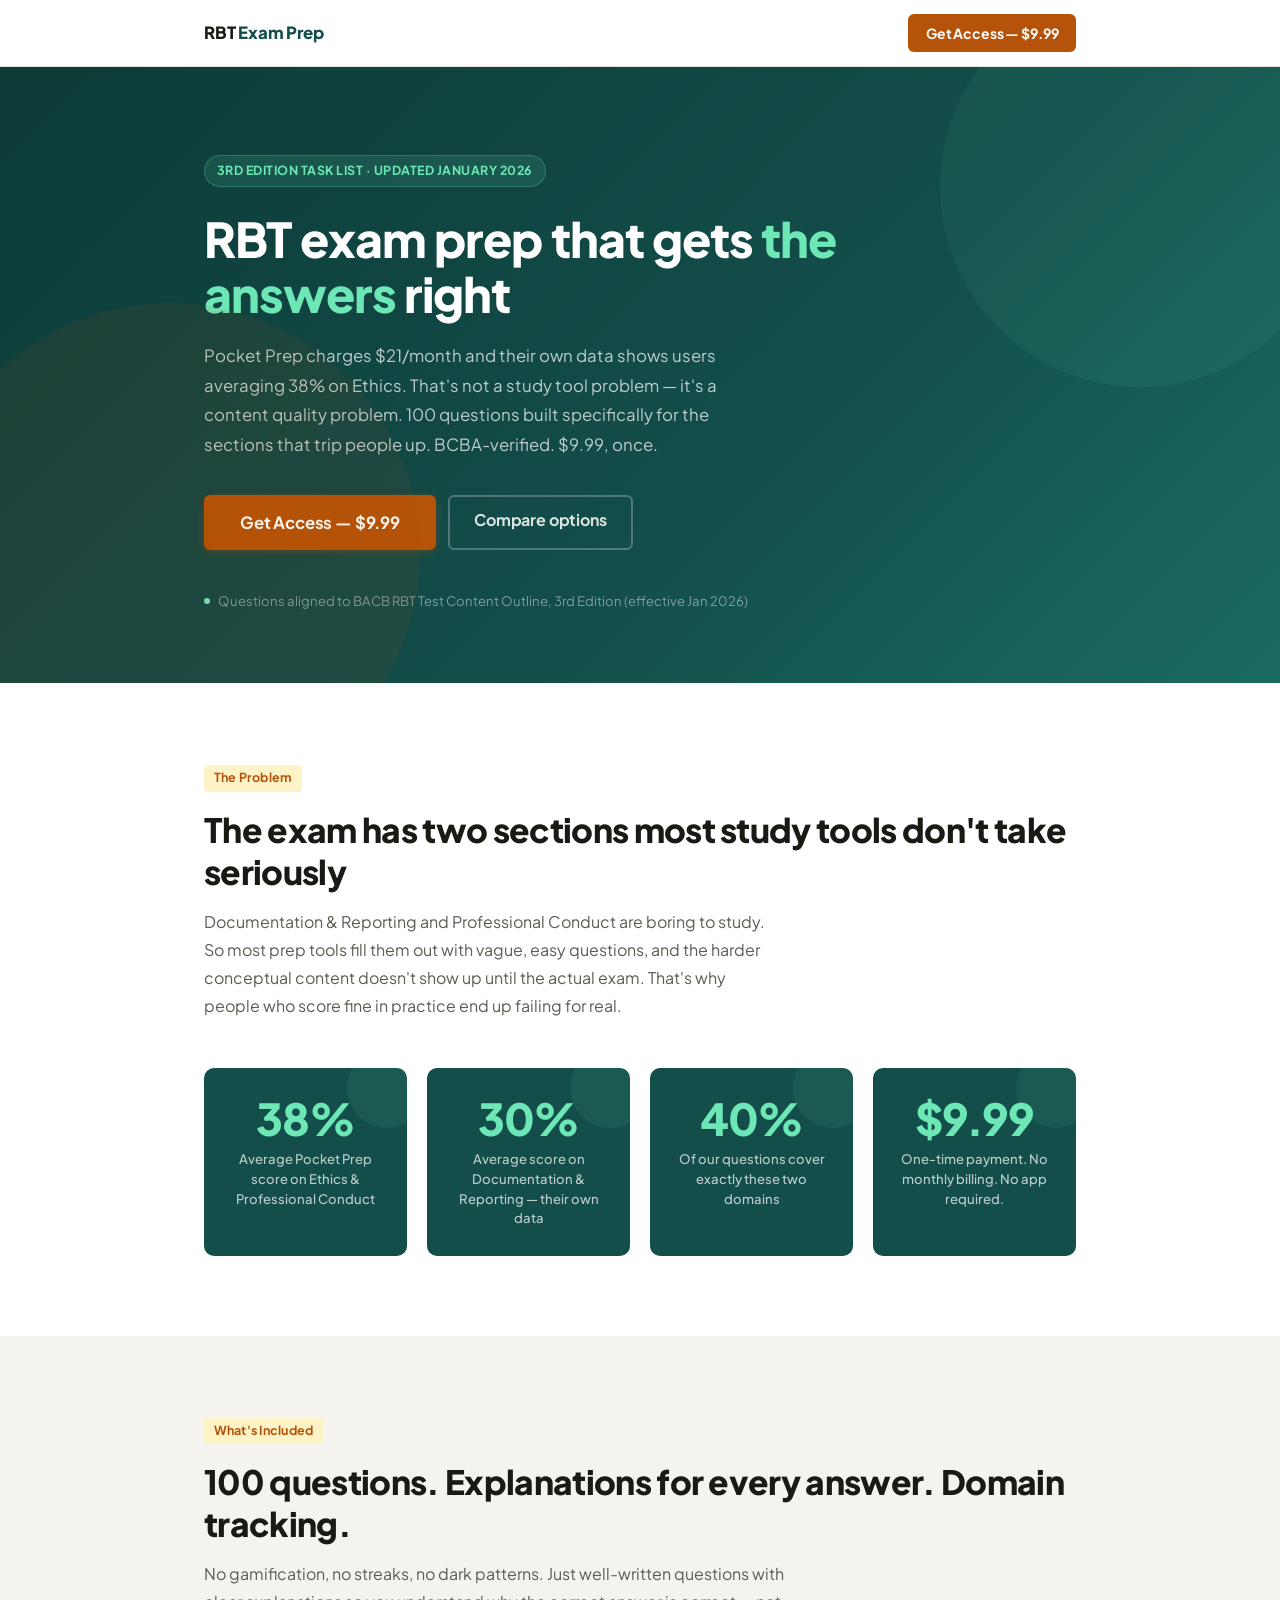
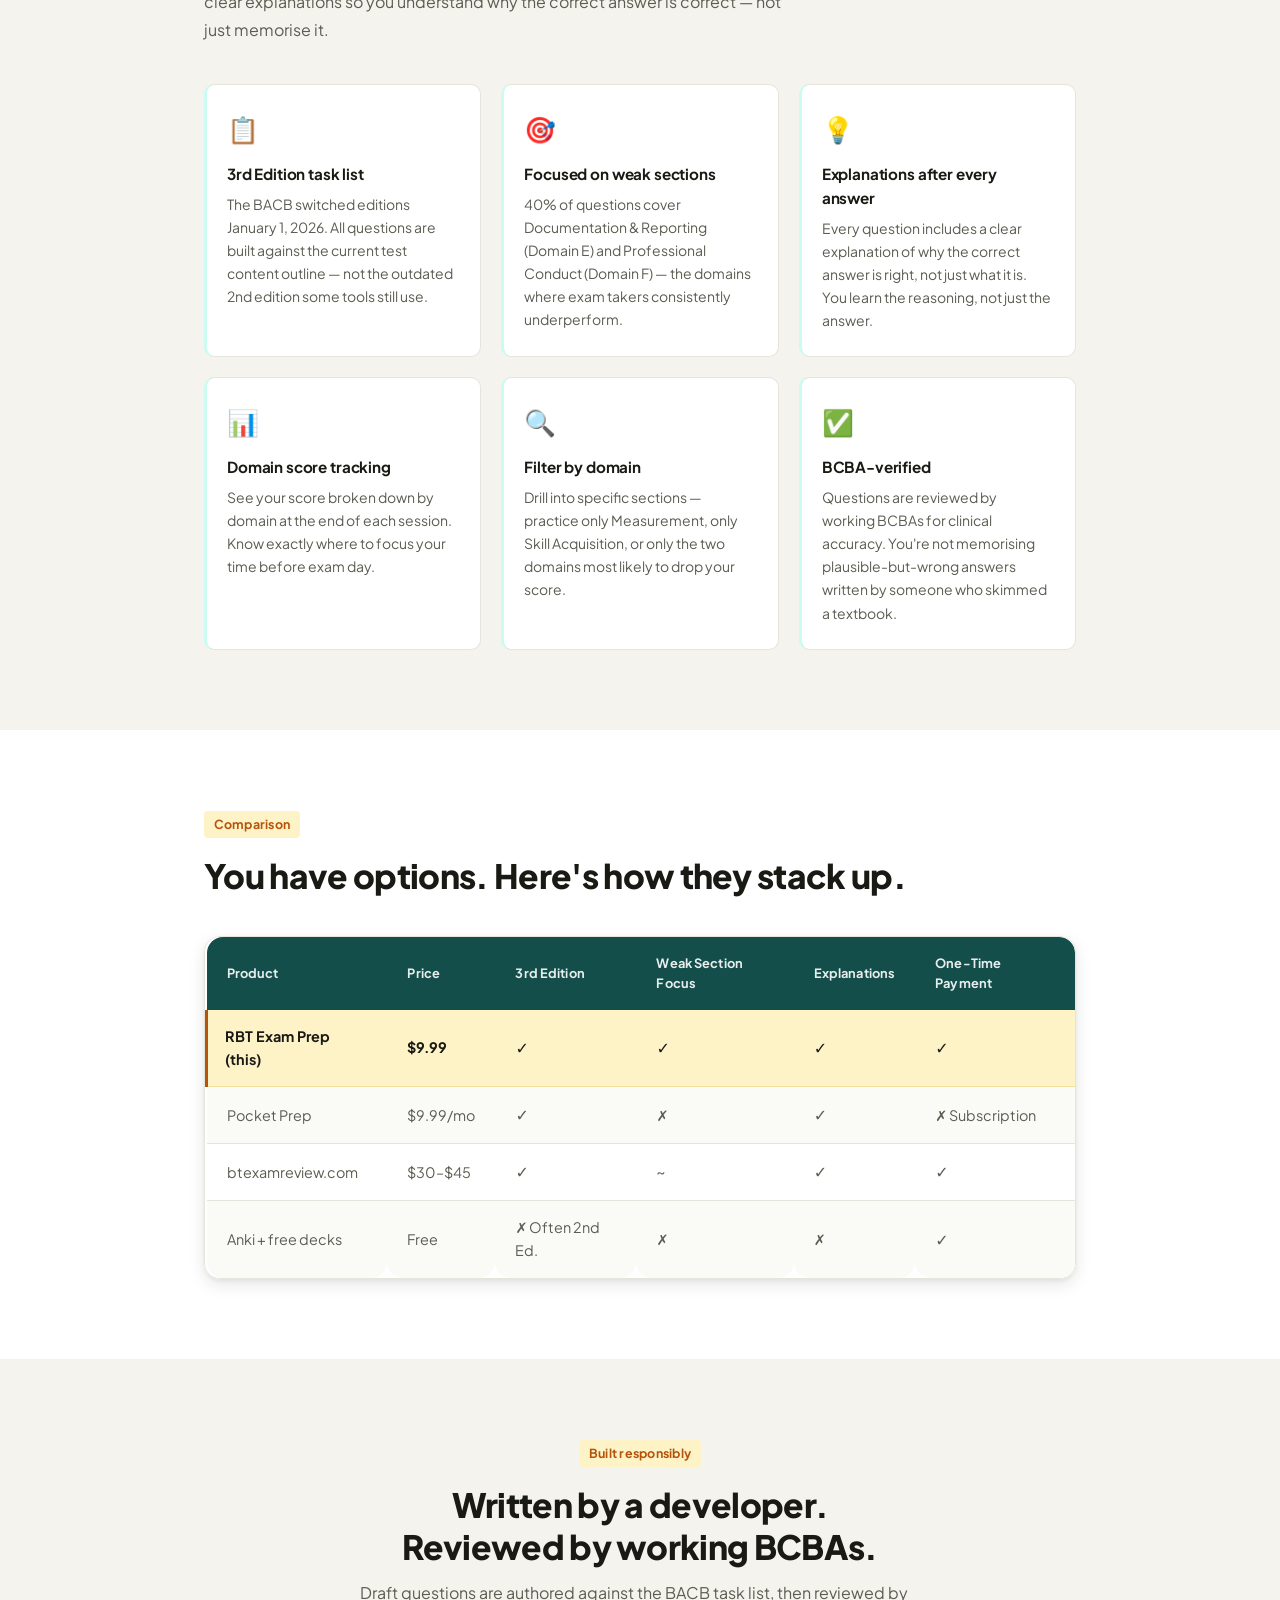
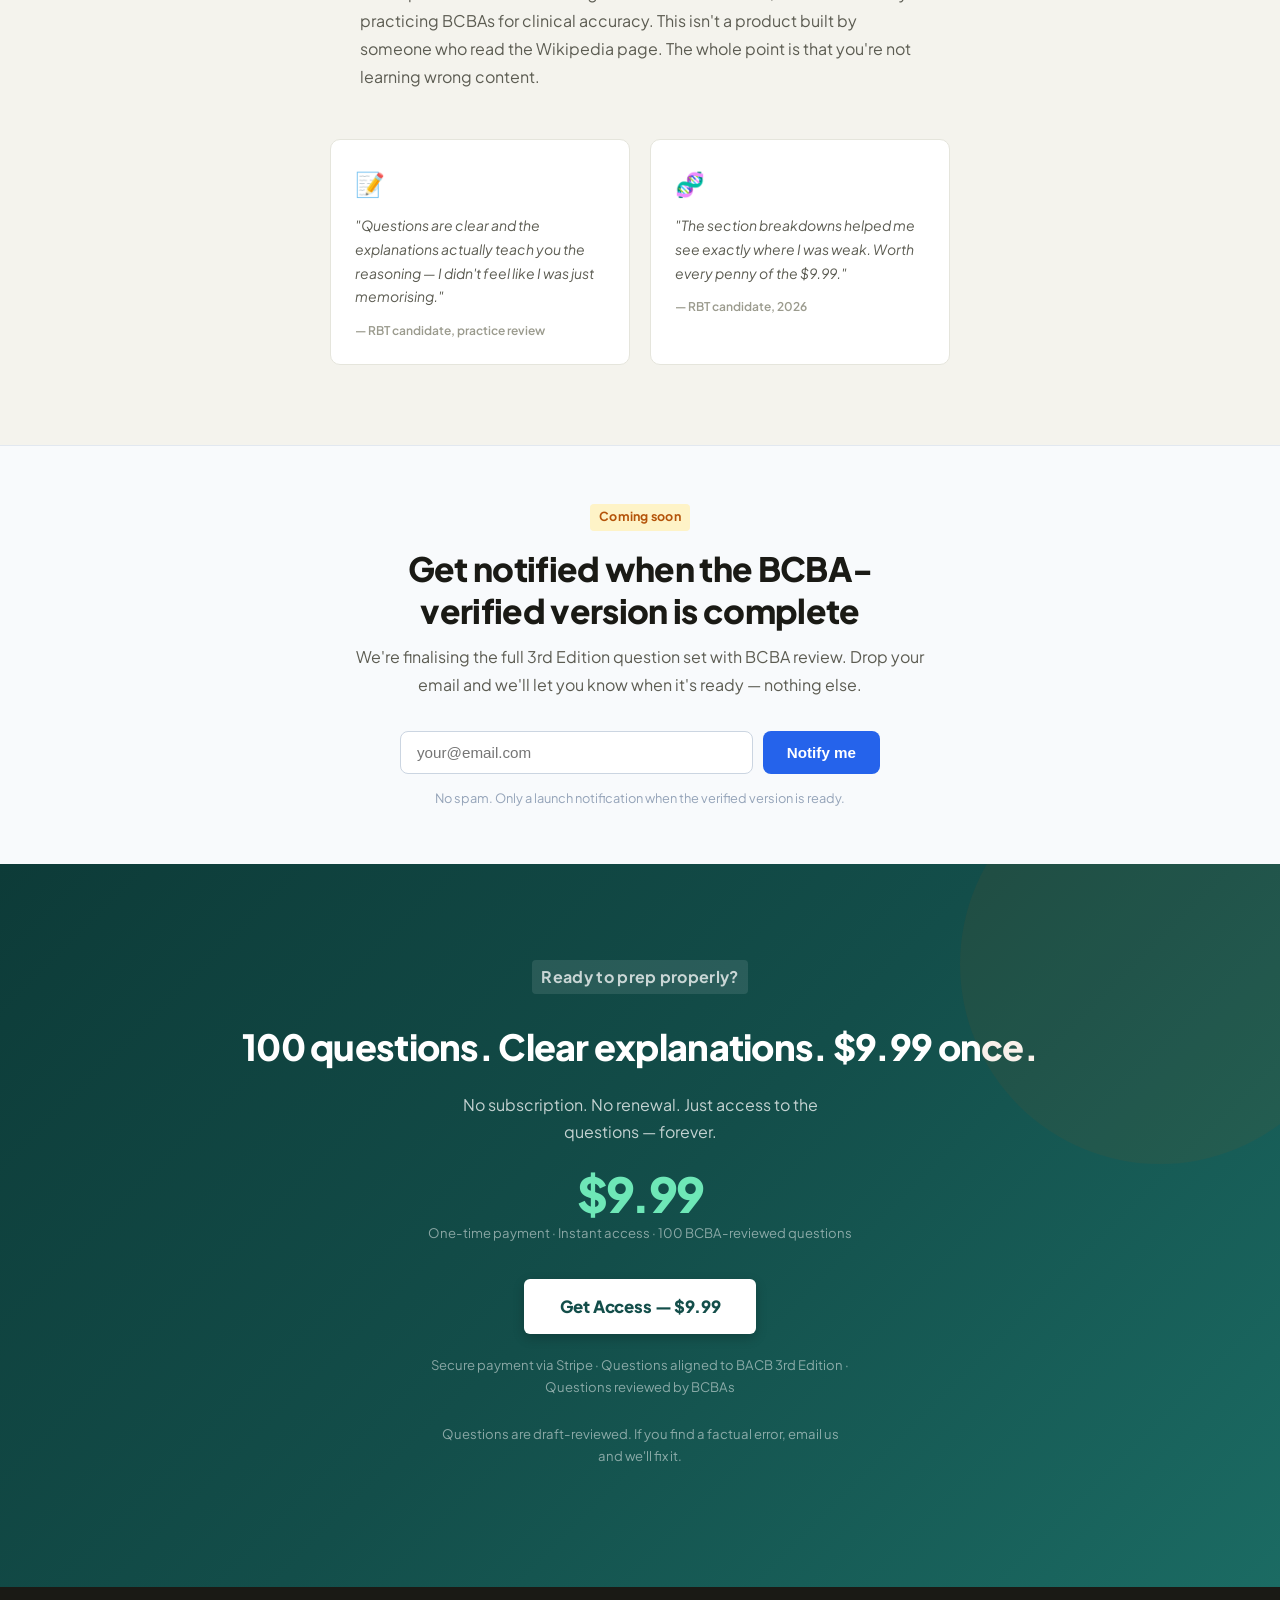
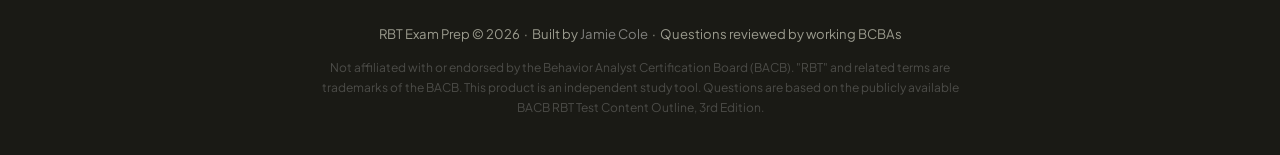
<file: index.html>
<!DOCTYPE html>
<html lang="en">
<head>
  <meta charset="UTF-8">
  <meta name="viewport" content="width=device-width, initial-scale=1.0">
  <title>RBT Exam Prep — Practice Questions That Get the Answers Right</title>
  <meta name="description" content="100 BCBA-verified RBT practice questions for the 3rd Edition Task List. Focused on Documentation and Ethics — the two sections where exam takers average 38%. One-time $9.99.">

  <!-- Open Graph -->
  <meta property="og:title" content="RBT Exam Prep — Practice Questions That Get the Answers Right">
  <meta property="og:description" content="100 questions focused on the sections you'll fail. One-time $9.99. No subscription.">
  <meta property="og:type" content="website">

  <!-- Canonical -->
  <link rel="canonical" href="https://genesisclawbot.github.io/rbt-exam-prep/">

  <link rel="stylesheet" href="style.css">
</head>
<body>

  <!-- Nav -->
  <nav class="nav">
    <div class="container">
      <div class="nav__inner">
        <a href="#" class="nav__logo">RBT <span>Exam Prep</span></a>
        <a href="https://buy.stripe.com/fZuaERfZh6lD1fN09c9ws0b" class="nav__cta">Get Access — $9.99</a>
      </div>
    </div>
  </nav>

  <!-- Hero -->
  <section class="hero">
    <div class="container">
      <div class="hero__eyebrow">3rd Edition Task List · Updated January 2026</div>
      <h1>RBT exam prep that gets <em>the answers</em> right</h1>
      <p class="hero__sub">
        Pocket Prep charges $21/month and their own data shows users averaging 38% on Ethics.
        That's not a study tool problem — it's a content quality problem.
        100 questions built specifically for the sections that trip people up.
        BCBA-verified. $9.99, once.
      </p>
      <div class="hero__actions">
        <a href="https://buy.stripe.com/fZuaERfZh6lD1fN09c9ws0b" class="btn btn--primary btn--large">Get Access — $9.99</a>
        <a href="#compare" class="btn btn--outline">Compare options</a>
      </div>
      <p class="hero__trust">
        <span class="hero__trust-dot"></span>
        Questions aligned to BACB RBT Test Content Outline, 3rd Edition (effective Jan 2026)
      </p>
    </div>
  </section>

  <!-- Problem section -->
  <section class="problem">
    <div class="container">
      <p class="section-label">The Problem</p>
      <h2 class="section-title">The exam has two sections most study tools don't take seriously</h2>
      <p class="section-desc">
        Documentation & Reporting and Professional Conduct are boring to study.
        So most prep tools fill them out with vague, easy questions, and the harder conceptual
        content doesn't show up until the actual exam. That's why people who score fine
        in practice end up failing for real.
      </p>
      <div class="stat-grid">
        <div class="stat-card">
          <div class="stat-card__number">38%</div>
          <div class="stat-card__label">Average Pocket Prep score on Ethics &amp; Professional Conduct</div>
        </div>
        <div class="stat-card">
          <div class="stat-card__number">30%</div>
          <div class="stat-card__label">Average score on Documentation &amp; Reporting — their own data</div>
        </div>
        <div class="stat-card">
          <div class="stat-card__number">40%</div>
          <div class="stat-card__label">Of our questions cover exactly these two domains</div>
        </div>
        <div class="stat-card">
          <div class="stat-card__number">$9.99</div>
          <div class="stat-card__label">One-time payment. No monthly billing. No app required.</div>
        </div>
      </div>
    </div>
  </section>

  <!-- What you get -->
  <section class="features">
    <div class="container">
      <p class="section-label">What's Included</p>
      <h2 class="section-title">100 questions. Explanations for every answer. Domain tracking.</h2>
      <p class="section-desc">
        No gamification, no streaks, no dark patterns. Just well-written questions with
        clear explanations so you understand why the correct answer is correct — not just memorise it.
      </p>
      <div class="feature-grid">
        <div class="feature-card">
          <div class="feature-card__icon">📋</div>
          <div class="feature-card__title">3rd Edition task list</div>
          <div class="feature-card__desc">
            The BACB switched editions January 1, 2026. All questions are built against the
            current test content outline — not the outdated 2nd edition some tools still use.
          </div>
        </div>
        <div class="feature-card">
          <div class="feature-card__icon">🎯</div>
          <div class="feature-card__title">Focused on weak sections</div>
          <div class="feature-card__desc">
            40% of questions cover Documentation &amp; Reporting (Domain E) and Professional
            Conduct (Domain F) — the domains where exam takers consistently underperform.
          </div>
        </div>
        <div class="feature-card">
          <div class="feature-card__icon">💡</div>
          <div class="feature-card__title">Explanations after every answer</div>
          <div class="feature-card__desc">
            Every question includes a clear explanation of why the correct answer is right,
            not just what it is. You learn the reasoning, not just the answer.
          </div>
        </div>
        <div class="feature-card">
          <div class="feature-card__icon">📊</div>
          <div class="feature-card__title">Domain score tracking</div>
          <div class="feature-card__desc">
            See your score broken down by domain at the end of each session.
            Know exactly where to focus your time before exam day.
          </div>
        </div>
        <div class="feature-card">
          <div class="feature-card__icon">🔍</div>
          <div class="feature-card__title">Filter by domain</div>
          <div class="feature-card__desc">
            Drill into specific sections — practice only Measurement, only Skill Acquisition,
            or only the two domains most likely to drop your score.
          </div>
        </div>
        <div class="feature-card">
          <div class="feature-card__icon">✅</div>
          <div class="feature-card__title">BCBA-verified</div>
          <div class="feature-card__desc">
            Questions are reviewed by working BCBAs for clinical accuracy. You're not
            memorising plausible-but-wrong answers written by someone who skimmed a textbook.
          </div>
        </div>
      </div>
    </div>
  </section>

  <!-- Comparison table -->
  <section class="compare" id="compare">
    <div class="container">
      <p class="section-label">Comparison</p>
      <h2 class="section-title">You have options. Here's how they stack up.</h2>
      <div class="compare-table-wrap">
        <table class="compare-table">
          <thead>
            <tr>
              <th>Product</th>
              <th>Price</th>
              <th>3rd Edition</th>
              <th>Weak Section Focus</th>
              <th>Explanations</th>
              <th>One-Time Payment</th>
            </tr>
          </thead>
          <tbody>
            <tr class="highlight">
              <td><strong>RBT Exam Prep (this)</strong></td>
              <td><strong>$9.99</strong></td>
              <td class="check">✓</td>
              <td class="check">✓</td>
              <td class="check">✓</td>
              <td class="check">✓</td>
            </tr>
            <tr>
              <td>Pocket Prep</td>
              <td>$9.99/mo</td>
              <td class="check">✓</td>
              <td class="cross">✗</td>
              <td class="check">✓</td>
              <td class="cross">✗ Subscription</td>
            </tr>
            <tr>
              <td>btexamreview.com</td>
              <td>$30–$45</td>
              <td class="check">✓</td>
              <td class="neutral-icon">~</td>
              <td class="check">✓</td>
              <td class="check">✓</td>
            </tr>
            <tr>
              <td>Anki + free decks</td>
              <td>Free</td>
              <td class="cross">✗ Often 2nd Ed.</td>
              <td class="cross">✗</td>
              <td class="cross">✗</td>
              <td class="check">✓</td>
            </tr>
          </tbody>
        </table>
      </div>
    </div>
  </section>

  <!-- Social proof -->
  <section class="social-proof">
    <div class="container text-center">
      <p class="section-label">Built responsibly</p>
      <h2 class="section-title social-proof__title">
        Written by a developer. Reviewed by working BCBAs.
      </h2>
      <p class="section-desc social-proof__desc">
        Draft questions are authored against the BACB task list, then reviewed by practicing BCBAs
        for clinical accuracy. This isn't a product built by someone who read the Wikipedia page.
        The whole point is that you're not learning wrong content.
      </p>
      <div class="testimonials-wrap">
        <div class="testimonial-card">
          <div class="testimonial-card__icon">📝</div>
          <p class="testimonial-card__quote">
            "Questions are clear and the explanations actually teach you the reasoning — I didn't feel like I was just memorising."
          </p>
          <p class="testimonial-card__attr">— RBT candidate, practice review</p>
        </div>
        <div class="testimonial-card">
          <div class="testimonial-card__icon">🧬</div>
          <p class="testimonial-card__quote">
            "The section breakdowns helped me see exactly where I was weak. Worth every penny of the $9.99."
          </p>
          <p class="testimonial-card__attr">— RBT candidate, 2026</p>
        </div>
      </div>
    </div>
  </section>

  <!-- Email capture — Netlify Forms -->
  <section style="background:#f8fafc;padding:3.5rem 0;border-top:1px solid #e2e8f0;">
    <div class="container text-center">
      <p class="section-label">Coming soon</p>
      <h2 class="section-title" style="max-width:500px;margin:0 auto 0.75rem;">
        Get notified when the BCBA-verified version is complete
      </h2>
      <p class="section-desc" style="margin:0 auto 2rem;">
        We're finalising the full 3rd Edition question set with BCBA review.
        Drop your email and we'll let you know when it's ready — nothing else.
      </p>
      <form
        name="rbt-waitlist"
        method="POST"
        data-netlify="true"
        netlify-honeypot="bot-field"
        style="display:flex;flex-wrap:wrap;justify-content:center;gap:0.625rem;max-width:480px;margin:0 auto;"
      >
        <input type="hidden" name="form-name" value="rbt-waitlist">
        <input type="hidden" name="bot-field">
        <input
          type="email"
          name="email"
          placeholder="your@email.com"
          required
          style="flex:1;min-width:220px;padding:0.75rem 1rem;border:1.5px solid #cbd5e1;border-radius:8px;font-size:0.95rem;outline:none;color:#1e293b;background:#fff;"
        >
        <button
          type="submit"
          style="padding:0.75rem 1.5rem;background:#2563eb;color:#fff;border:none;border-radius:8px;font-size:0.95rem;font-weight:600;cursor:pointer;white-space:nowrap;"
        >
          Notify me
        </button>
      </form>
      <p style="margin-top:0.875rem;font-size:0.8rem;color:#94a3b8;">
        No spam. Only a launch notification when the verified version is ready.
      </p>
    </div>
  </section>

  <!-- CTA section -->
  <section class="cta-section" id="cta">
    <div class="container text-center">
      <p class="section-label cta-section__label">Ready to prep properly?</p>
      <h2>100 questions. Clear explanations. $9.99 once.</h2>
      <p>No subscription. No renewal. Just access to the questions — forever.</p>
      <div class="price-badge">$9.99</div>
      <div class="price-note">One-time payment · Instant access · 100 BCBA-reviewed questions</div>

      <!--
        STRIPE PAYMENT LINK
        Replace STRIPE_PAYMENT_LINK_HERE with your actual Stripe Payment Link URL.
        The success URL in Stripe should be: https://your-domain.com/quiz.html?token=rbt2026access
        Update VALID_TOKEN in quiz.js to match.
      -->
      <a href="https://buy.stripe.com/fZuaERfZh6lD1fN09c9ws0b" class="btn btn--white btn--large mt-1">
        Get Access — $9.99
      </a>

      <p style="margin-top:1.25rem;font-size:0.82rem;color:rgba(255,255,255,0.5);">
        Secure payment via Stripe · Questions aligned to BACB 3rd Edition · Questions reviewed by BCBAs
      </p>
      <p style="margin-top:0.5rem;font-size:0.82rem;color:rgba(255,255,255,0.5);">
        Questions are draft-reviewed. If you find a factual error, email us and we'll fix it.
      </p>
    </div>
  </section>

  <!-- Footer -->
  <footer class="footer">
    <div class="container">
      <p>
        RBT Exam Prep &copy; 2026 &nbsp;·&nbsp;
        Built by <a href="https://genesisclaw.bsky.social" target="_blank" rel="noopener">Jamie Cole</a>
        &nbsp;·&nbsp; Questions reviewed by working BCBAs
      </p>
      <p class="footer__disclaimer">
        Not affiliated with or endorsed by the Behavior Analyst Certification Board (BACB).
        "RBT" and related terms are trademarks of the BACB.
        This product is an independent study tool.
        Questions are based on the publicly available BACB RBT Test Content Outline, 3rd Edition.
      </p>
    </div>
  </footer>

<!-- GoatCounter analytics -->
<script data-goatcounter="https://clawgenesis.goatcounter.com/count"
        async src="//gc.zgo.at/count.js"></script>
</body>
</html>
</file>
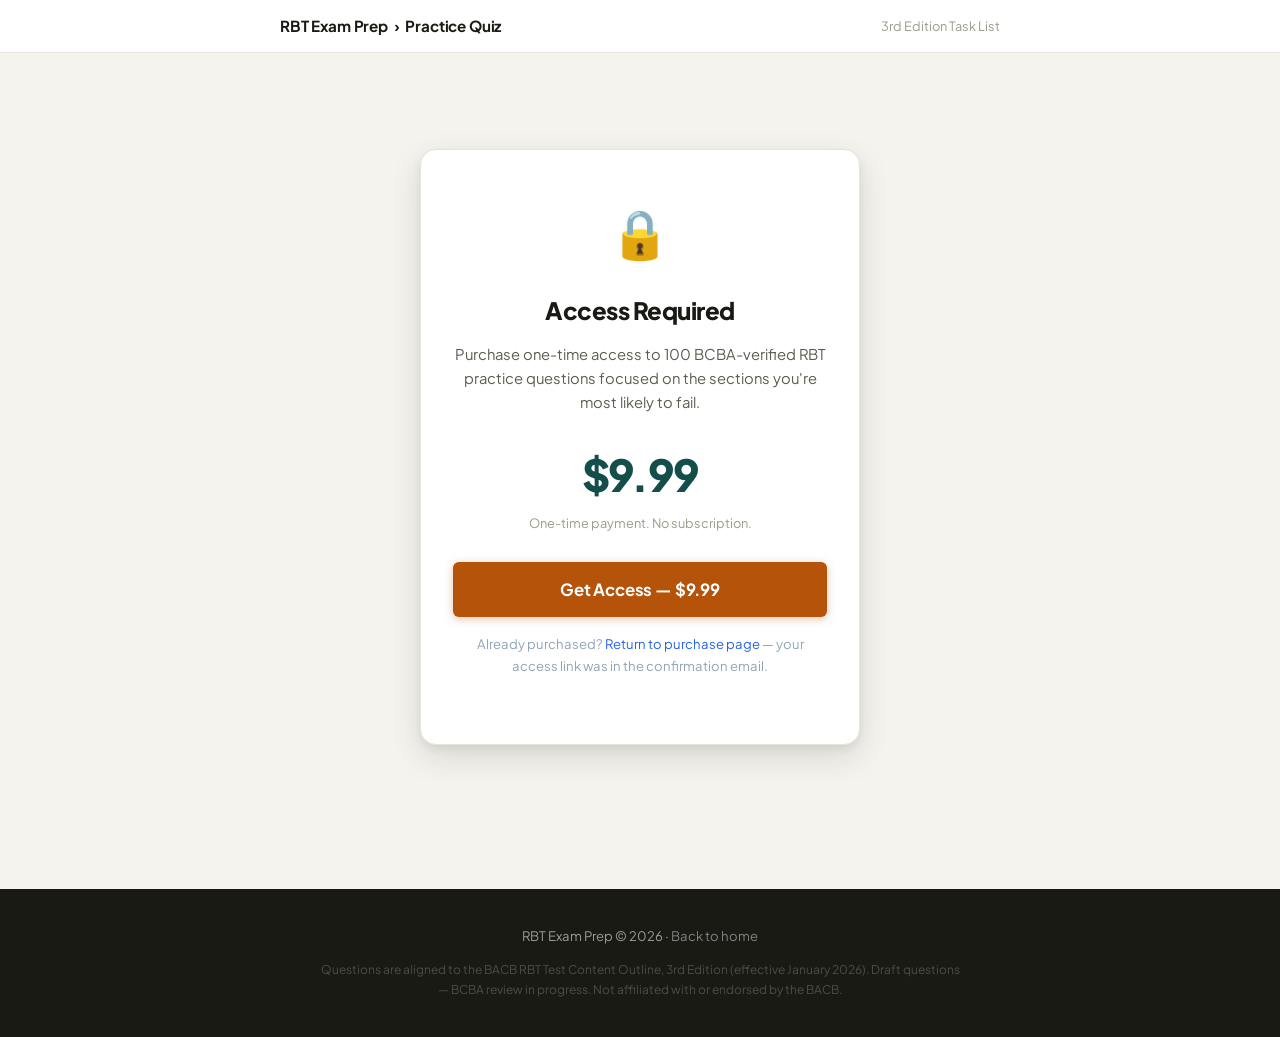
<file: quiz.html>
<!DOCTYPE html>
<html lang="en">
<head>
  <meta charset="UTF-8">
  <meta name="viewport" content="width=device-width, initial-scale=1.0">
  <title>RBT Practice Quiz | RBT Exam Prep</title>
  <meta name="description" content="100 BCBA-verified RBT practice questions focused on Documentation & Reporting and Professional Conduct — the sections exam takers consistently fail.">
  <!-- No index — paywall page -->
  <meta name="robots" content="noindex, nofollow">
  <link rel="stylesheet" href="style.css">
</head>
<body class="quiz-body">

  <!-- Header -->
  <header class="quiz-header">
    <div class="quiz-header__inner">
      <span class="quiz-header__title">
        <a href="index.html" style="color:inherit;text-decoration:none;">RBT Exam Prep</a>
        &nbsp;›&nbsp; Practice Quiz
      </span>
      <span class="quiz-header__meta">3rd Edition Task List</span>
    </div>
  </header>

  <!-- Main quiz container -->
  <main class="quiz-main">
    <!-- App root — quiz.js renders everything in here -->
    <div id="app">
      <div class="loading-screen">
        <div class="spinner"></div>
        <p>Loading…</p>
      </div>
    </div>
  </main>

  <!-- Footer -->
  <footer class="footer" style="margin-top:3rem;">
    <div class="container">
      <p>RBT Exam Prep &copy; 2026 · <a href="index.html">Back to home</a></p>
      <p class="footer__disclaimer">
        Questions are aligned to the BACB RBT Test Content Outline, 3rd Edition (effective January 2026).
        Draft questions — BCBA review in progress. Not affiliated with or endorsed by the BACB.
      </p>
    </div>
  </footer>

  <script src="quiz.js"></script>
</body>
</html>
</file>
<file: style.css>
/* RBT Exam Prep — Style Sheet */
/* Redesigned: Forest teal + copper accent + warm off-white */
/* Contrast: primary buttons 9.7:1, copper 4.86:1 (WCAG AA) */

/* Optional: load Plus Jakarta Sans if online */
@import url('https://fonts.googleapis.com/css2?family=Plus+Jakarta+Sans:ital,wght@0,400;0,500;0,600;0,700;0,800;1,400&display=swap');

*, *::before, *::after {
  box-sizing: border-box;
  margin: 0;
  padding: 0;
}

:root {
  /* Core palette — forest teal + copper */
  --forest:       #134E4A;   /* deep teal — 9.7:1 contrast on white */
  --forest-dark:  #0D3B38;   /* hover state */
  --forest-mid:   #1A6961;   /* mid forest, links etc */
  --forest-light: #CCFBF1;   /* teal tint for highlights */
  --forest-faint: #F0FDFB;   /* very light teal tint */

  --copper:       #B45309;   /* amber-700 — 4.86:1 on white, use for accents/decorative */
  --copper-dark:  #92400E;   /* hover state */
  --copper-light: #FEF3C7;   /* warm amber tint */
  --copper-faint: #FFFBEB;   /* very light amber */

  /* Neutral — warm bias (not cold Tailwind gray) */
  --warm-bg:      #FAFAF7;   /* warm off-white, never pure white */
  --warm-bg-2:    #F4F3ED;   /* section alternating bg */
  --warm-bg-3:    #EDECE4;   /* deeper warm gray */
  --ink:          #1A1A15;   /* near-black, warm */
  --ink-muted:    #5C5C52;   /* body text secondary */
  --ink-faint:    #9B9B8E;   /* captions, footnotes */
  --border:       #E5E5DC;   /* warm border */
  --border-strong:#CBCABF;   /* stronger border */
  --white:        #FFFFFF;

  /* Semantic */
  --success:      #15803D;
  --success-light:#DCFCE7;
  --danger:       #DC2626;
  --danger-light: #FEE2E2;
  --warning:      #D97706;
  --warning-light:#FEF3C7;

  /* Typography */
  --font-sans: 'Plus Jakarta Sans', ui-sans-serif, 'Segoe UI', system-ui, -apple-system, BlinkMacSystemFont, sans-serif;

  /* Shape */
  --radius:    6px;
  --radius-lg: 10px;
  --radius-xl: 16px;

  /* Shadow — warmer than default */
  --shadow-sm: 0 1px 2px rgba(26,26,21,0.06);
  --shadow:    0 2px 6px rgba(26,26,21,0.08), 0 1px 2px rgba(26,26,21,0.05);
  --shadow-md: 0 6px 16px rgba(26,26,21,0.10), 0 2px 4px rgba(26,26,21,0.06);
  --shadow-lg: 0 12px 32px rgba(26,26,21,0.12), 0 4px 8px rgba(26,26,21,0.07);
  --shadow-lift: 0 16px 40px rgba(26,26,21,0.14), 0 6px 12px rgba(26,26,21,0.08);
}

html {
  font-size: 16px;
  -webkit-text-size-adjust: 100%;
  scroll-behavior: smooth;
}

body {
  font-family: var(--font-sans);
  color: var(--ink);
  background: var(--warm-bg);
  line-height: 1.6;
  min-height: 100vh;
}

a {
  color: var(--forest-mid);
  text-decoration: none;
}

a:hover {
  text-decoration: underline;
}

img {
  max-width: 100%;
}

/* ===========================
   LAYOUT
   =========================== */

.container {
  max-width: 920px;
  margin: 0 auto;
  padding: 0 1.5rem;
}

.container--narrow {
  max-width: 640px;
}

section {
  padding: 5rem 0;
}

/* ===========================
   NAV
   =========================== */

.nav {
  background: var(--white);
  border-bottom: 1px solid var(--border);
  padding: 0.875rem 0;
  position: sticky;
  top: 0;
  z-index: 10;
}

.nav__inner {
  display: flex;
  align-items: center;
  justify-content: space-between;
}

.nav__logo {
  font-weight: 800;
  font-size: 1.05rem;
  color: var(--ink);
  text-decoration: none;
  letter-spacing: -0.01em;
}

.nav__logo span {
  color: var(--forest);
}

.nav__cta {
  background: var(--copper);
  color: var(--white);
  border: none;
  padding: 0.5rem 1.1rem;
  border-radius: var(--radius);
  font-size: 0.875rem;
  font-weight: 700;
  cursor: pointer;
  text-decoration: none;
  transition: background 0.15s ease, transform 0.1s ease;
  letter-spacing: -0.01em;
}

.nav__cta:hover {
  background: var(--copper-dark);
  text-decoration: none;
  transform: translateY(-1px);
}

.nav__cta:active {
  transform: scale(0.97) translateY(0);
}

/* ===========================
   HERO
   =========================== */

.hero {
  background: var(--forest);
  /* Subtle texture: diagonal stripe overlay */
  background-image:
    linear-gradient(135deg, var(--forest-dark) 0%, var(--forest) 60%, #1B6B63 100%);
  color: var(--white);
  padding: 5.5rem 0 4.5rem;
  position: relative;
  overflow: hidden;
}

/* Subtle geometric decoration — not a stock gradient blob */
.hero::before {
  content: '';
  position: absolute;
  top: -80px;
  right: -60px;
  width: 400px;
  height: 400px;
  border-radius: 50%;
  background: rgba(110, 231, 183, 0.06);
  pointer-events: none;
}

.hero::after {
  content: '';
  position: absolute;
  bottom: -120px;
  left: -80px;
  width: 500px;
  height: 500px;
  border-radius: 50%;
  background: rgba(180, 83, 9, 0.08);
  pointer-events: none;
}

.hero__eyebrow {
  display: inline-flex;
  align-items: center;
  gap: 0.4rem;
  background: rgba(110, 231, 183, 0.12);
  border: 1px solid rgba(110, 231, 183, 0.25);
  color: #6EE7B7;
  font-size: 0.78rem;
  font-weight: 700;
  letter-spacing: 0.04em;
  text-transform: uppercase;
  padding: 0.3rem 0.75rem;
  border-radius: 100px;
  margin-bottom: 1.5rem;
}

.hero h1 {
  font-size: clamp(2rem, 4.5vw, 3rem);
  font-weight: 800;
  line-height: 1.15;
  letter-spacing: -0.02em;
  margin-bottom: 1.25rem;
  max-width: 680px;
}

.hero h1 em {
  font-style: normal;
  color: #6EE7B7;  /* bright teal — not flat blue */
}

.hero__sub {
  font-size: 1.05rem;
  color: rgba(255,255,255,0.72);
  max-width: 540px;
  margin-bottom: 2.25rem;
  line-height: 1.75;
  font-weight: 400;
}

.hero__actions {
  display: flex;
  flex-wrap: wrap;
  gap: 0.75rem;
  margin-bottom: 2.5rem;
}

/* ===========================
   BUTTONS
   =========================== */

.btn {
  display: inline-block;
  padding: 0.75rem 1.5rem;
  border-radius: var(--radius);
  font-weight: 700;
  font-size: 1rem;
  cursor: pointer;
  border: none;
  transition: background 0.15s ease, transform 0.1s ease, box-shadow 0.15s ease;
  text-decoration: none;
  line-height: 1.4;
  letter-spacing: -0.01em;
  font-family: var(--font-sans);
}

.btn:focus-visible {
  outline: 3px solid var(--copper);
  outline-offset: 3px;
}

.btn:active {
  transform: scale(0.97);
}

/* Primary: copper — the unmissable CTA */
.btn--primary {
  background: var(--copper);
  color: var(--white);
  box-shadow: 0 2px 8px rgba(180, 83, 9, 0.35);
}

.btn--primary:hover {
  background: var(--copper-dark);
  text-decoration: none;
  transform: translateY(-2px);
  box-shadow: 0 6px 16px rgba(180, 83, 9, 0.4);
}

.btn--primary:active {
  transform: scale(0.97) translateY(0);
  box-shadow: 0 1px 4px rgba(180, 83, 9, 0.3);
}

/* Secondary: forest green — trust, confirmation, progress */
.btn--secondary {
  background: var(--forest);
  color: var(--white);
  box-shadow: 0 2px 8px rgba(19, 78, 74, 0.3);
}

.btn--secondary:hover {
  background: var(--forest-dark);
  text-decoration: none;
  transform: translateY(-2px);
  box-shadow: 0 6px 16px rgba(19, 78, 74, 0.35);
}

.btn--secondary:active {
  transform: scale(0.97) translateY(0);
}

/* Large */
.btn--large {
  padding: 1rem 2.25rem;
  font-size: 1.05rem;
}

/* Outline — hero ghost button */
.btn--outline {
  background: transparent;
  border: 2px solid rgba(255,255,255,0.25);
  color: rgba(255,255,255,0.85);
}

.btn--outline:hover {
  border-color: rgba(255,255,255,0.7);
  background: rgba(255,255,255,0.05);
  color: var(--white);
  text-decoration: none;
}

/* White — for use on coloured sections */
.btn--white {
  background: var(--white);
  color: var(--forest);
  font-weight: 800;
  box-shadow: 0 4px 12px rgba(0,0,0,0.2);
}

.btn--white:hover {
  background: var(--warm-bg);
  text-decoration: none;
  transform: translateY(-2px);
  box-shadow: 0 8px 20px rgba(0,0,0,0.25);
}

/* ===========================
   HERO TRUST LINE
   =========================== */

.hero__trust {
  display: flex;
  align-items: center;
  gap: 0.5rem;
  font-size: 0.82rem;
  color: rgba(255,255,255,0.45);
}

.hero__trust-dot {
  width: 6px;
  height: 6px;
  border-radius: 50%;
  background: #6EE7B7;
  flex-shrink: 0;
}

/* ===========================
   SECTION TYPOGRAPHY
   (not small-caps tracking slog)
   =========================== */

.section-label {
  /* Replaced: no more "small caps with massive tracking" template pattern */
  display: inline-block;
  font-size: 0.78rem;
  font-weight: 700;
  color: var(--copper);
  background: var(--copper-light);
  padding: 0.2rem 0.6rem;
  border-radius: 4px;
  margin-bottom: 1rem;
  letter-spacing: 0.02em;
}

.section-title {
  font-size: clamp(1.5rem, 3.5vw, 2.1rem);
  font-weight: 800;
  color: var(--ink);
  line-height: 1.25;
  letter-spacing: -0.02em;
  margin-bottom: 1rem;
}

.section-desc {
  font-size: 1rem;
  color: var(--ink-muted);
  max-width: 580px;
  line-height: 1.75;
  font-weight: 400;
}

/* ===========================
   PROBLEM SECTION
   =========================== */

.problem {
  background: var(--white);
}

.stat-grid {
  display: grid;
  grid-template-columns: repeat(auto-fit, minmax(190px, 1fr));
  gap: 1.25rem;
  margin-top: 3rem;
}

.stat-card {
  /* Forest green background — not generic light gray */
  background: var(--forest);
  border-radius: var(--radius-lg);
  padding: 1.75rem 1.5rem;
  text-align: center;
  position: relative;
  overflow: hidden;
}

/* Subtle shimmer top-right */
.stat-card::before {
  content: '';
  position: absolute;
  top: -20px;
  right: -20px;
  width: 80px;
  height: 80px;
  border-radius: 50%;
  background: rgba(110, 231, 183, 0.08);
}

.stat-card__number {
  font-size: 2.75rem;
  font-weight: 900;
  color: #6EE7B7;          /* bright teal — high contrast on forest bg */
  line-height: 1;
  margin-bottom: 0.6rem;
  letter-spacing: -0.03em;
}

.stat-card__label {
  font-size: 0.82rem;
  color: rgba(255,255,255,0.72);
  line-height: 1.5;
  font-weight: 500;
}

/* ===========================
   FEATURES
   =========================== */

.features {
  background: var(--warm-bg-2);
}

.feature-grid {
  display: grid;
  grid-template-columns: repeat(auto-fit, minmax(270px, 1fr));
  gap: 1.25rem;
  margin-top: 2.5rem;
}

.feature-card {
  background: var(--white);
  border: 1px solid var(--border);
  border-left: 3px solid var(--forest-light);  /* left accent — not generic border-all */
  border-radius: var(--radius-lg);
  padding: 1.5rem 1.5rem 1.5rem 1.25rem;
  transition: transform 0.2s ease, box-shadow 0.2s ease, border-left-color 0.2s ease;
}

.feature-card:hover {
  transform: translateY(-3px);
  box-shadow: var(--shadow-md);
  border-left-color: var(--forest);
}

.feature-card__icon {
  font-size: 1.6rem;
  margin-bottom: 0.75rem;
  display: block;
}

.feature-card__title {
  font-weight: 700;
  color: var(--ink);
  margin-bottom: 0.4rem;
  font-size: 0.95rem;
  letter-spacing: -0.01em;
}

.feature-card__desc {
  font-size: 0.875rem;
  color: var(--ink-muted);
  line-height: 1.65;
}

/* ===========================
   COMPARISON TABLE
   — genuinely differentiated
   =========================== */

.compare {
  background: var(--white);
}

.compare-table-wrap {
  overflow-x: auto;
  margin-top: 2.5rem;
  border-radius: var(--radius-xl);
  box-shadow: var(--shadow-md);
  border: 1px solid var(--border);
}

.compare-table {
  width: 100%;
  border-collapse: collapse;
  background: var(--white);
  font-size: 0.9rem;
}

.compare-table th {
  background: var(--forest);
  color: rgba(255,255,255,0.9);
  padding: 1rem 1.25rem;
  text-align: left;
  font-weight: 700;
  font-size: 0.8rem;
  letter-spacing: 0.01em;
}

.compare-table th:first-child {
  border-radius: var(--radius-xl) 0 0 0;
}

.compare-table th:last-child {
  border-radius: 0 var(--radius-xl) 0 0;
}

.compare-table td {
  padding: 0.95rem 1.25rem;
  border-bottom: 1px solid var(--border);
  color: var(--ink-muted);
  vertical-align: middle;
}

.compare-table tr:last-child td {
  border-bottom: none;
  border-radius: 0 0 var(--radius-xl) var(--radius-xl);
}

/* "This" row: warm copper tint — distinct from generic blue-light */
.compare-table tr.highlight {
  background: var(--copper-light);
}

.compare-table tr.highlight td {
  color: var(--ink);
  font-weight: 600;
  border-bottom: 1px solid #F5DFA0;
}

.compare-table tr.highlight td:first-child {
  border-left: 3px solid var(--copper);
  padding-left: calc(1.25rem - 3px);
}

/* Alternating row shading for readability */
.compare-table tbody tr:not(.highlight):nth-child(even) {
  background: var(--warm-bg);
}

.compare-table tbody tr:not(.highlight):hover {
  background: var(--forest-faint);
}

.check {
  color: var(--success);
  font-size: 1rem;
  font-weight: 700;
}

.cross {
  color: var(--danger);
  font-size: 0.9rem;
}

.neutral-icon {
  color: var(--ink-faint);
  font-size: 1rem;
}

/* ===========================
   SOCIAL PROOF / TESTIMONIALS
   =========================== */

.social-proof {
  background: var(--warm-bg-2);
  padding: 5rem 0;
}

.social-proof__title {
  max-width: 520px;
  margin-left: auto;
  margin-right: auto;
  margin-bottom: 0.75rem;
}

.social-proof__desc {
  margin-left: auto;
  margin-right: auto;
  text-align: left;
  max-width: 560px;
}

.testimonials-wrap {
  display: flex;
  flex-wrap: wrap;
  justify-content: center;
  gap: 1.25rem;
  margin-top: 3rem;
}

.testimonial-card {
  background: var(--white);
  border: 1px solid var(--border);
  border-radius: var(--radius-lg);
  padding: 1.5rem;
  max-width: 300px;
  text-align: left;
  flex: 1 1 240px;
  transition: box-shadow 0.2s ease, transform 0.2s ease;
}

.testimonial-card:hover {
  box-shadow: var(--shadow-md);
  transform: translateY(-2px);
}

.testimonial-card__icon {
  font-size: 1.5rem;
  margin-bottom: 0.75rem;
}

.testimonial-card__quote {
  font-size: 0.875rem;
  color: var(--ink-muted);
  line-height: 1.7;
  margin-bottom: 0.75rem;
  font-style: italic;
}

.testimonial-card__attr {
  font-size: 0.75rem;
  color: var(--ink-faint);
  font-weight: 600;
}

/* ===========================
   CTA SECTION
   — copper, not blue clone
   =========================== */

.cta-section {
  background: var(--forest);
  background-image: linear-gradient(135deg, var(--forest-dark) 0%, var(--forest) 50%, #1B6B63 100%);
  color: var(--white);
  text-align: center;
  padding: 6rem 0;
  position: relative;
  overflow: hidden;
}

.cta-section::before {
  content: '';
  position: absolute;
  top: -100px;
  right: -80px;
  width: 400px;
  height: 400px;
  border-radius: 50%;
  background: rgba(180, 83, 9, 0.08);
  pointer-events: none;
}

/* Section label on dark bg */
.cta-section__label {
  background: rgba(255,255,255,0.1);
  color: rgba(255,255,255,0.65);
}

.cta-section h2 {
  font-size: clamp(1.6rem, 3.5vw, 2.25rem);
  font-weight: 800;
  margin-bottom: 1rem;
  letter-spacing: -0.02em;
}

.cta-section p {
  font-size: 1rem;
  color: rgba(255,255,255,0.75);
  margin-bottom: 1.5rem;
  max-width: 420px;
  margin-left: auto;
  margin-right: auto;
  line-height: 1.7;
}

.price-badge {
  display: inline-block;
  font-size: 3rem;
  font-weight: 900;
  color: #6EE7B7;
  margin-bottom: 0.25rem;
  letter-spacing: -0.04em;
  line-height: 1;
}

.price-note {
  font-size: 0.82rem;
  color: rgba(255,255,255,0.5);
  margin-bottom: 1.75rem;
}

/* ===========================
   FOOTER
   =========================== */

.footer {
  background: var(--ink);
  color: var(--ink-faint);
  padding: 2.25rem 0;
  font-size: 0.82rem;
  text-align: center;
  line-height: 1.7;
}

.footer a {
  color: rgba(255,255,255,0.45);
  transition: color 0.15s;
}

.footer a:hover {
  color: rgba(255,255,255,0.7);
  text-decoration: none;
}

.footer__disclaimer {
  margin-top: 0.75rem;
  font-size: 0.75rem;
  color: rgba(255,255,255,0.22);
  max-width: 640px;
  margin-left: auto;
  margin-right: auto;
}

/* ===========================
   QUIZ STYLES
   =========================== */

.quiz-body {
  background: var(--warm-bg-2);
  min-height: 100vh;
}

.quiz-header {
  background: var(--white);
  border-bottom: 1px solid var(--border);
  padding: 0.875rem 0;
}

.quiz-header__inner {
  display: flex;
  align-items: center;
  justify-content: space-between;
  max-width: 760px;
  margin: 0 auto;
  padding: 0 1.25rem;
}

.quiz-header__title {
  font-weight: 700;
  font-size: 0.95rem;
  color: var(--ink);
  letter-spacing: -0.01em;
}

.quiz-header__meta {
  font-size: 0.8rem;
  color: var(--ink-faint);
}

/* Progress bar */
.progress-bar-wrap {
  background: var(--border);
  height: 3px;
  width: 100%;
}

.progress-bar {
  background: var(--copper);
  height: 3px;
  transition: width 0.4s ease;
}

/* Quiz layout */
.quiz-main {
  max-width: 760px;
  margin: 0 auto;
  padding: 2rem 1.25rem;
}

.quiz-card {
  background: var(--white);
  border-radius: var(--radius-xl);
  box-shadow: var(--shadow-md);
  overflow: hidden;
  border: 1px solid var(--border);
}

.quiz-card__header {
  background: var(--warm-bg);
  border-bottom: 1px solid var(--border);
  padding: 0.875rem 1.5rem;
  display: flex;
  justify-content: space-between;
  align-items: center;
  font-size: 0.82rem;
  gap: 0.5rem;
}

.quiz-card__counter {
  font-weight: 700;
  color: var(--ink-muted);
}

.quiz-card__domain {
  background: var(--forest-light);
  color: var(--forest);
  font-size: 0.73rem;
  font-weight: 700;
  padding: 0.2rem 0.6rem;
  border-radius: 100px;
  letter-spacing: 0.01em;
}

.quiz-card__difficulty {
  font-size: 0.73rem;
  color: var(--ink-faint);
  text-transform: capitalize;
}

.quiz-card__body {
  padding: 1.75rem 1.5rem;
}

.quiz-card__question {
  font-size: 1.05rem;
  font-weight: 600;
  color: var(--ink);
  line-height: 1.65;
  margin-bottom: 1.5rem;
  letter-spacing: -0.01em;
}

/* ===========================
   ANSWER OPTIONS
   =========================== */

.options-list {
  list-style: none;
  display: flex;
  flex-direction: column;
  gap: 0.5rem;
}

.option-btn {
  width: 100%;
  text-align: left;
  background: var(--warm-bg);
  border: 2px solid var(--border);
  border-radius: var(--radius);
  padding: 0.9rem 1.1rem;
  font-size: 0.925rem;
  color: var(--ink);
  cursor: pointer;
  transition: background 0.15s ease, border-color 0.15s ease, transform 0.1s ease, box-shadow 0.15s ease;
  line-height: 1.5;
  font-family: var(--font-sans);
  font-weight: 500;
  position: relative;
}

.option-btn:hover:not(:disabled) {
  background: var(--forest-faint);
  border-color: var(--forest-light);
  color: var(--forest);
  transform: translateX(3px);   /* subtle slide — not a flat color swap */
  box-shadow: var(--shadow-sm);
}

.option-btn:focus-visible {
  outline: 3px solid var(--copper);
  outline-offset: 2px;
}

.option-btn:disabled {
  cursor: default;
}

.option-btn.correct {
  background: var(--success-light);
  border-color: var(--success);
  color: var(--success);
  font-weight: 700;
  transform: none;
}

.option-btn.incorrect {
  background: var(--danger-light);
  border-color: var(--danger);
  color: var(--danger);
  transform: none;
}

.option-btn.dimmed {
  opacity: 0.4;
  transform: none;
}

/* ===========================
   EXPLANATION PANEL
   =========================== */

.explanation-panel {
  margin: 1.25rem 0 0;
  background: var(--forest-faint);
  border: 1px solid var(--forest-light);
  border-left: 3px solid var(--forest);
  border-radius: var(--radius);
  padding: 1rem 1.25rem;
  font-size: 0.875rem;
  color: var(--ink);
  line-height: 1.65;
  display: none;
}

.explanation-panel.visible {
  display: block;
}

.explanation-panel strong {
  display: block;
  font-size: 0.72rem;
  text-transform: uppercase;
  letter-spacing: 0.05em;
  color: var(--forest);
  margin-bottom: 0.5rem;
  font-weight: 800;
}

.explanation-panel.correct-exp {
  background: var(--success-light);
  border-color: #86efac;
  border-left-color: var(--success);
}

.explanation-panel.incorrect-exp {
  background: var(--danger-light);
  border-color: #fca5a5;
  border-left-color: var(--danger);
}

.explanation-panel.correct-exp strong {
  color: var(--success);
}

.explanation-panel.incorrect-exp strong {
  color: var(--danger);
}

/* ===========================
   QUIZ FOOTER / NEXT BTN
   =========================== */

.quiz-card__footer {
  padding: 1rem 1.5rem 1.5rem;
  display: flex;
  justify-content: flex-end;
}

.btn--next {
  display: none;
}

.btn--next.visible {
  display: inline-block;
}

/* ===========================
   FILTER BAR
   =========================== */

.filter-bar {
  display: flex;
  flex-wrap: wrap;
  gap: 0.5rem;
  margin-bottom: 1.5rem;
  align-items: center;
}

.filter-bar__label {
  font-size: 0.82rem;
  font-weight: 700;
  color: var(--ink-muted);
  margin-right: 0.25rem;
}

.filter-btn {
  padding: 0.35rem 0.85rem;
  border-radius: 100px;
  border: 2px solid var(--border-strong);
  background: var(--white);
  font-size: 0.78rem;
  font-weight: 700;
  color: var(--ink-muted);
  cursor: pointer;
  transition: background 0.15s ease, border-color 0.15s ease, color 0.15s ease, transform 0.1s ease;
  font-family: var(--font-sans);
}

.filter-btn:hover {
  background: var(--forest-faint);
  border-color: var(--forest-light);
  color: var(--forest);
  transform: translateY(-1px);
}

.filter-btn.active {
  background: var(--forest);
  border-color: var(--forest);
  color: var(--white);
  transform: none;
}

/* ===========================
   SCORE SCREEN
   =========================== */

.score-screen {
  background: var(--white);
  border-radius: var(--radius-xl);
  box-shadow: var(--shadow-md);
  padding: 2.5rem 1.5rem;
  text-align: center;
  border: 1px solid var(--border);
}

.score-screen__emoji {
  font-size: 3.5rem;
  margin-bottom: 0.75rem;
}

.score-screen__total {
  font-size: 3.5rem;
  font-weight: 900;
  color: var(--ink);
  margin-bottom: 0.25rem;
  letter-spacing: -0.04em;
}

.score-screen__sub {
  font-size: 0.95rem;
  color: var(--ink-faint);
  margin-bottom: 2.5rem;
}

.domain-breakdown {
  display: grid;
  grid-template-columns: repeat(auto-fit, minmax(160px, 1fr));
  gap: 1rem;
  margin-bottom: 2.25rem;
  text-align: left;
}

.domain-stat {
  background: var(--warm-bg);
  border: 1px solid var(--border);
  border-radius: var(--radius);
  padding: 1rem;
  transition: box-shadow 0.15s ease;
}

.domain-stat:hover {
  box-shadow: var(--shadow-sm);
}

.domain-stat__label {
  font-size: 0.7rem;
  font-weight: 800;
  text-transform: uppercase;
  letter-spacing: 0.04em;
  color: var(--ink-faint);
  margin-bottom: 0.35rem;
}

.domain-stat__name {
  font-size: 0.82rem;
  color: var(--ink-muted);
  margin-bottom: 0.5rem;
  font-weight: 600;
}

.domain-stat__score {
  font-size: 1.4rem;
  font-weight: 900;
  color: var(--ink);
  letter-spacing: -0.02em;
}

.domain-stat__bar-wrap {
  height: 5px;
  background: var(--border);
  border-radius: 3px;
  margin-top: 0.5rem;
  overflow: hidden;
}

.domain-stat__bar {
  height: 5px;
  border-radius: 3px;
  background: var(--forest);
  transition: width 0.6s ease;
}

.domain-stat__bar.good { background: var(--success); }
.domain-stat__bar.ok  { background: var(--warning); }
.domain-stat__bar.poor { background: var(--danger); }

.score-screen__actions {
  display: flex;
  flex-wrap: wrap;
  gap: 0.75rem;
  justify-content: center;
}

/* ===========================
   PAYWALL SCREEN
   =========================== */

.paywall-screen {
  max-width: 480px;
  margin: 4rem auto;
  padding: 0 1.25rem;
  text-align: center;
}

.paywall-screen__card {
  background: var(--white);
  border-radius: var(--radius-xl);
  box-shadow: var(--shadow-lg);
  padding: 2.75rem 2rem;
  border: 1px solid var(--border);
}

.paywall-screen__icon {
  font-size: 3rem;
  margin-bottom: 1.25rem;
  display: block;
}

.paywall-screen h1 {
  font-size: 1.5rem;
  font-weight: 800;
  color: var(--ink);
  margin-bottom: 0.75rem;
  letter-spacing: -0.02em;
}

.paywall-screen p {
  font-size: 0.925rem;
  color: var(--ink-muted);
  margin-bottom: 1.5rem;
  line-height: 1.65;
}

.paywall-screen__price {
  font-size: 2.75rem;
  font-weight: 900;
  color: var(--forest);
  margin-bottom: 0.25rem;
  letter-spacing: -0.04em;
}

.paywall-screen__price-note {
  font-size: 0.8rem;
  color: var(--ink-faint);
  margin-bottom: 1.75rem;
}

/* ===========================
   LOADING
   =========================== */

.loading-screen {
  display: flex;
  flex-direction: column;
  align-items: center;
  justify-content: center;
  min-height: 60vh;
  gap: 1rem;
  color: var(--ink-faint);
}

.spinner {
  width: 32px;
  height: 32px;
  border: 2.5px solid var(--border);
  border-top-color: var(--forest);
  border-radius: 50%;
  animation: spin 0.7s linear infinite;
}

@keyframes spin {
  to { transform: rotate(360deg); }
}

/* ===========================
   UTILITIES
   =========================== */

.text-center { text-align: center; }
.mt-1 { margin-top: 0.5rem; }
.mt-2 { margin-top: 1rem; }
.mt-3 { margin-top: 1.5rem; }
.mt-4 { margin-top: 2rem; }
.mb-1 { margin-bottom: 0.5rem; }
.mb-2 { margin-bottom: 1rem; }
.hidden { display: none !important; }

/* ===========================
   RESPONSIVE — MOBILE-FIRST
   =========================== */

/* 375px viewport: quiz must be usable */
@media (max-width: 480px) {
  .hero {
    padding: 3.5rem 0 3rem;
  }

  .hero h1 {
    font-size: 1.75rem;
  }

  .hero__sub {
    font-size: 0.95rem;
  }

  .hero__actions {
    flex-direction: column;
  }

  .hero__actions .btn {
    width: 100%;
    text-align: center;
  }

  .stat-grid {
    grid-template-columns: 1fr 1fr;
    gap: 0.875rem;
  }

  .stat-card__number {
    font-size: 2.25rem;
  }

  .feature-grid {
    grid-template-columns: 1fr;
  }

  .compare-table {
    font-size: 0.8rem;
  }

  .compare-table th,
  .compare-table td {
    padding: 0.65rem 0.8rem;
  }

  /* Nav CTA — larger tap target on mobile */
  .nav__cta {
    font-size: 0.82rem;
    padding: 0.55rem 1rem;
  }

  .quiz-card__body {
    padding: 1.25rem 1rem;
  }

  .quiz-card__footer {
    padding: 0.75rem 1rem 1.25rem;
  }

  /* Full-width buttons on mobile score screen */
  .score-screen__actions {
    flex-direction: column;
  }

  .score-screen__actions .btn {
    width: 100%;
    text-align: center;
  }

  .domain-breakdown {
    grid-template-columns: 1fr 1fr;
  }

  /* Quiz options: ensure full text readable */
  .option-btn {
    padding: 0.85rem 0.9rem;
    font-size: 0.875rem;
  }

  /* Suppress hover slide on touch */
  .option-btn:hover:not(:disabled) {
    transform: none;
  }

  .filter-bar {
    gap: 0.4rem;
  }

  .filter-btn {
    font-size: 0.73rem;
    padding: 0.3rem 0.7rem;
  }

  section {
    padding: 3.5rem 0;
  }

  .cta-section {
    padding: 4rem 0;
  }
}

@media (max-width: 600px) and (min-width: 481px) {
  .stat-grid {
    grid-template-columns: 1fr 1fr;
  }

  .hero__actions {
    flex-direction: column;
  }

  .hero__actions .btn {
    width: 100%;
    text-align: center;
  }
}
</file>
